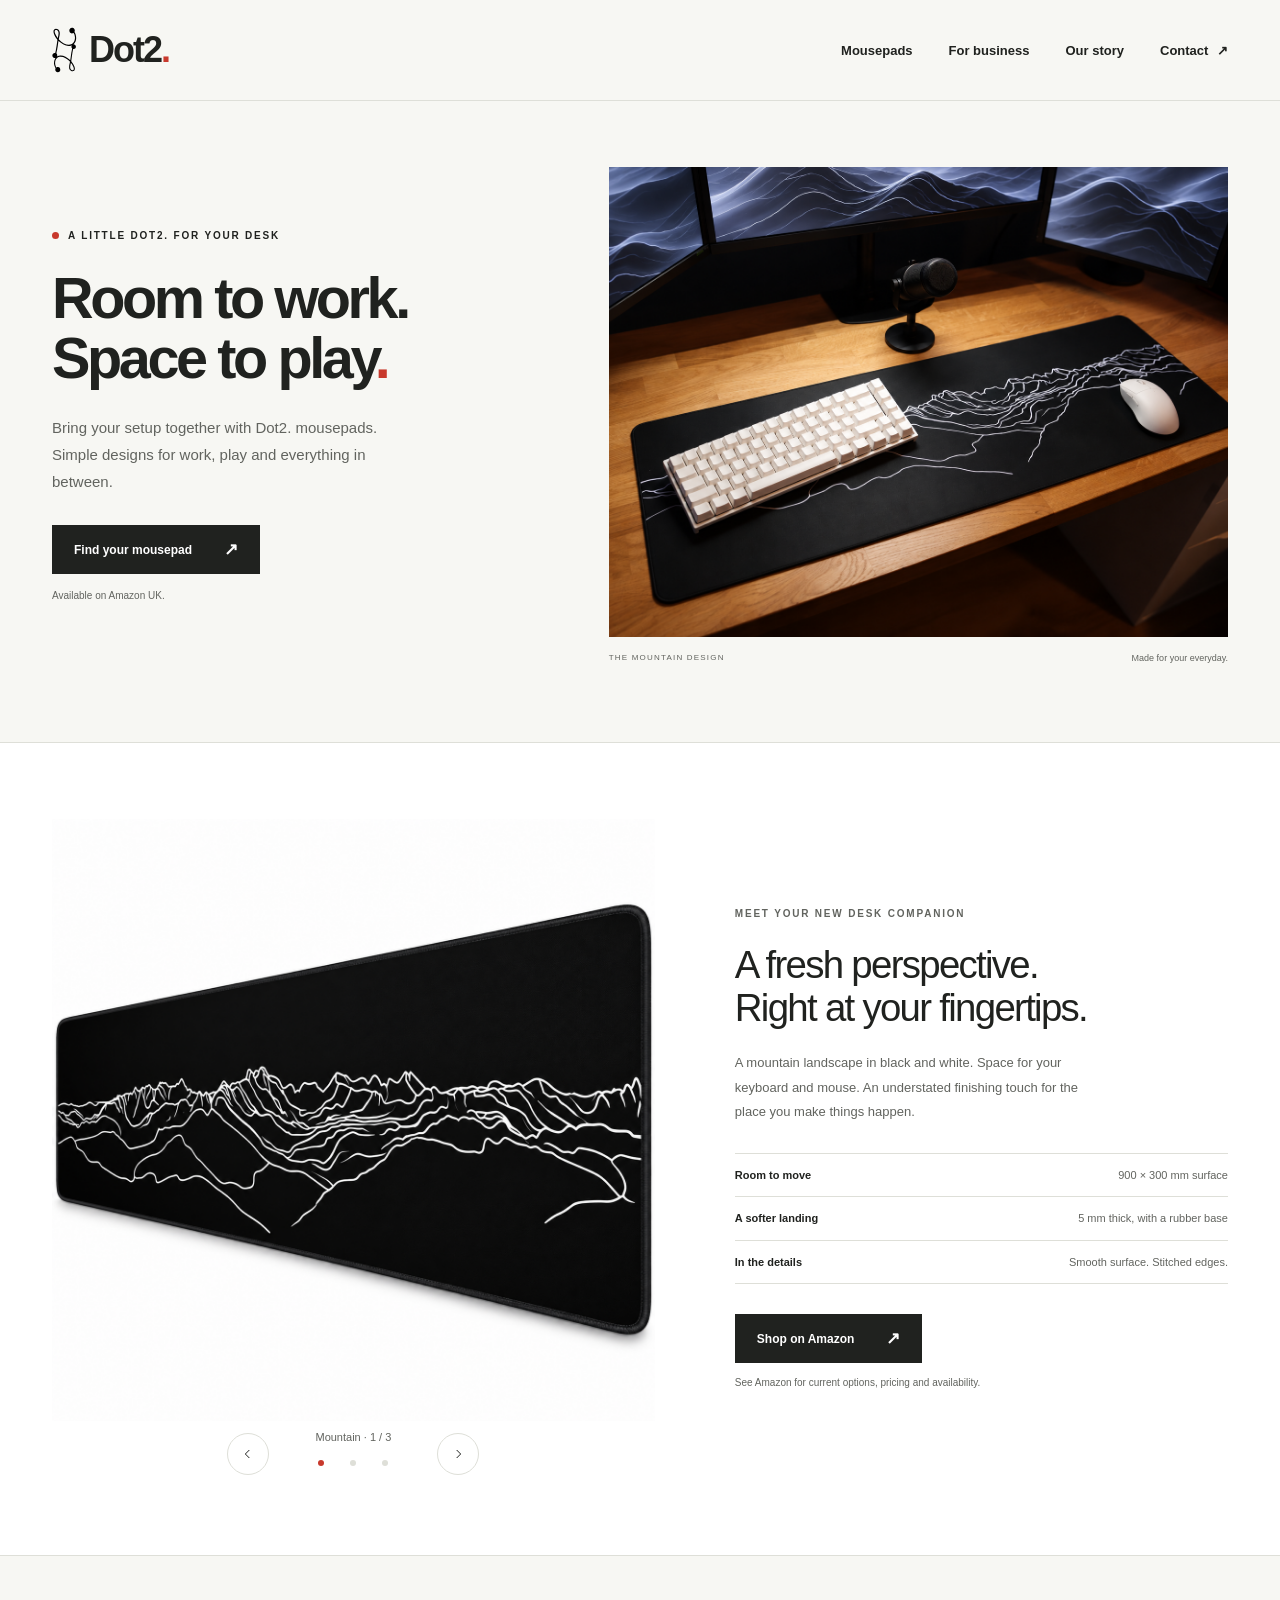
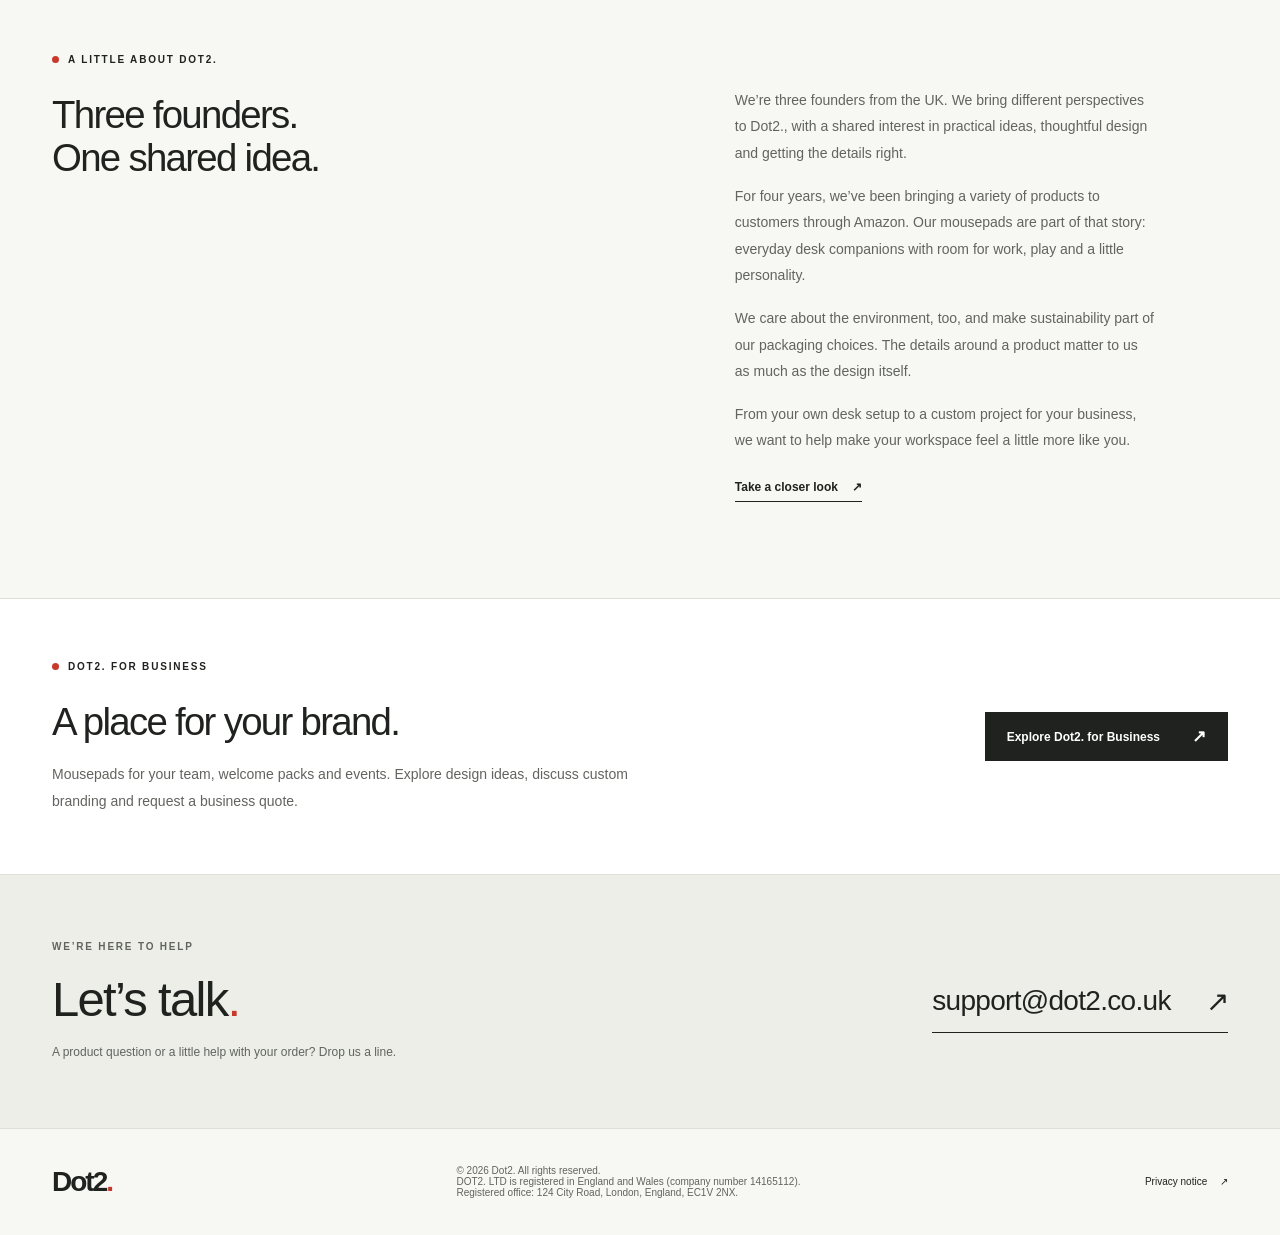
<file: index.html>
<!doctype html>
<html lang="en-GB">
  <head>
    <meta charset="utf-8">
    <meta name="viewport" content="width=device-width, initial-scale=1">
    <meta name="description" content="Meet Dot2. Mousepads for work, play and everything in between. Explore our Mountain, Pink Cat and Greek God designs on Amazon UK.">
    <meta name="theme-color" content="#f7f7f3">
    <title>Dot2. — Room to work. Space to play.</title>
    <link rel="icon" href="assets/brand-mark.svg" type="image/svg+xml">
    <link rel="stylesheet" href="styles.css">
    <script src="carousel.js" defer></script>
  </head>
  <body>
    <a class="skip-link" href="#main">Skip to content</a>
    <header class="site-header">
      <div class="container header-inner">
        <a class="brand" href="./" aria-label="Dot2. home">
          <img src="assets/brand-mark.svg" alt="" width="25" height="46">
          <span>Dot2<span class="brand-dot">.</span></span>
        </a>
        <nav class="main-nav" aria-label="Main navigation">
          <a href="#mousepads">Mousepads</a>
          <a href="business.html">For business</a>
          <a href="#about">Our story</a>
          <a href="#contact">Contact <span aria-hidden="true">↗</span></a>
        </nav>
      </div>
    </header>

    <main id="main">
      <section class="hero container" aria-labelledby="hero-title">
        <div class="hero-copy">
          <p class="eyebrow"><span class="little-dot" aria-hidden="true"></span> A LITTLE DOT2. FOR YOUR DESK</p>
          <h1 id="hero-title">Room to work.<br>Space to play<span class="brand-dot">.</span></h1>
          <p class="hero-description">Bring your setup together with Dot2. mousepads. Simple designs for work, play and everything in between.</p>
          <a class="button button-dark" href="#mousepads">Find your mousepad <span aria-hidden="true">↗</span></a>
          <p class="hero-note">Available on Amazon UK.</p>
        </div>
        <figure class="hero-image">
          <img src="assets/mountain-lifestyle.png" alt="Dot2. black Mountain mousepad with white mountain line art on a wooden desk beneath a white keyboard and mouse." width="1536" height="1024" fetchpriority="high">
          <figcaption><span>THE MOUNTAIN DESIGN</span><span>Made for your everyday.</span></figcaption>
        </figure>
      </section>

      <section class="product-section" id="mousepads" aria-labelledby="product-title" data-product-carousel>
        <div class="container product-grid">
          <div class="product-image">
            <img src="assets/mountain-mousepad.png" alt="Angled view of the Dot2. Mountain mousepad, showing its black surface, white mountain line design and stitched edges." width="1254" height="1254" loading="lazy" data-product-image>
            <div class="carousel-controls" role="group" aria-label="Choose a mousepad design" data-product-controls hidden>
              <button class="carousel-arrow" type="button" aria-label="Previous mousepad design" data-carousel-previous>
                <svg width="16" height="16" viewBox="0 0 24 24" fill="none" stroke="currentColor" stroke-width="1.5" aria-hidden="true"><path d="m14 6-6 6 6 6"/></svg>
              </button>
              <div class="carousel-position">
                <p class="carousel-status" aria-live="polite" aria-atomic="true" data-product-status>Mountain · 1 / 3</p>
                <div class="carousel-dots" role="group" aria-label="Mousepad designs">
                  <button type="button" aria-label="Show Mountain design" aria-pressed="true" data-carousel-dot data-index="0"></button>
                  <button type="button" aria-label="Show Pink Cat design" aria-pressed="false" data-carousel-dot data-index="1"></button>
                  <button type="button" aria-label="Show Greek God design" aria-pressed="false" data-carousel-dot data-index="2"></button>
                </div>
              </div>
              <button class="carousel-arrow" type="button" aria-label="Next mousepad design" data-carousel-next>
                <svg width="16" height="16" viewBox="0 0 24 24" fill="none" stroke="currentColor" stroke-width="1.5" aria-hidden="true"><path d="m10 6 6 6-6 6"/></svg>
              </button>
            </div>
          </div>
          <div class="product-copy">
            <p class="eyebrow">MEET YOUR NEW DESK COMPANION</p>
            <h2 id="product-title">A fresh perspective.<br>Right at your fingertips.</h2>
            <p data-product-description>A mountain landscape in black and white. Space for your keyboard and mouse. An understated finishing touch for the place you make things happen.</p>
            <dl class="product-details">
              <div><dt>Room to move</dt><dd>900 × 300 mm surface</dd></div>
              <div><dt>A softer landing</dt><dd>5 mm thick, with a rubber base</dd></div>
              <div><dt>In the details</dt><dd>Smooth surface. Stitched edges.</dd></div>
            </dl>
            <a class="button button-dark" href="https://www.amazon.co.uk/dp/B0HB7JHK9S" aria-label="Shop the Mountain mousepad on Amazon" data-product-link>Shop on Amazon <span aria-hidden="true">↗</span></a>
            <p class="product-note">See Amazon for current options, pricing and availability.</p>
          </div>
        </div>
      </section>

      <section class="about-section container" id="about" aria-labelledby="about-title">
        <div>
          <p class="eyebrow"><span class="little-dot" aria-hidden="true"></span> A LITTLE ABOUT DOT2.</p>
          <h2 id="about-title">Three founders.<br>One shared idea.</h2>
        </div>
        <div class="about-copy">
          <p>We’re three founders from the UK. We bring different perspectives to Dot2., with a shared interest in practical ideas, thoughtful design and getting the details right.</p>
          <p>For four years, we’ve been bringing a variety of products to customers through Amazon. Our mousepads are part of that story: everyday desk companions with room for work, play and a little personality.</p>
          <p>We care about the environment, too, and make sustainability part of our packaging choices. The details around a product matter to us as much as the design itself.</p>
          <p>From your own desk setup to a custom project for your business, we want to help make your workspace feel a little more like you.</p>
          <a class="text-link" href="#mousepads">Take a closer look <span aria-hidden="true">↗</span></a>
        </div>
      </section>

      <section class="business-teaser" aria-labelledby="business-teaser-title">
        <div class="container business-teaser-inner">
          <div><p class="eyebrow"><span class="little-dot" aria-hidden="true"></span> DOT2. FOR BUSINESS</p><h2 id="business-teaser-title">A place for your brand.</h2><p>Mousepads for your team, welcome packs and events. Explore design ideas, discuss custom branding and request a business quote.</p></div>
          <a class="button button-dark" href="business.html">Explore Dot2. for Business <span aria-hidden="true">↗</span></a>
        </div>
      </section>

      <section class="contact-section" id="contact" aria-labelledby="contact-title">
        <div class="container contact-inner">
          <div>
            <p class="eyebrow">WE’RE HERE TO HELP</p>
            <h2 id="contact-title">Let’s talk<span class="brand-dot">.</span></h2>
            <p>A product question or a little help with your order? Drop us a line.</p>
          </div>
          <a class="contact-email" href="mailto:support@dot2.co.uk">support@dot2.co.uk <span aria-hidden="true">↗</span></a>
        </div>
      </section>
    </main>

    <footer class="site-footer">
      <div class="container footer-inner">
        <a class="brand footer-brand" href="./" aria-label="Dot2. home"><span>Dot2<span class="brand-dot">.</span></span></a>
        <p>© 2026 Dot2. All rights reserved.<br>DOT2. LTD is registered in England and Wales (company number 14165112).<br>Registered office: 124 City Road, London, England, EC1V 2NX.</p>
        <a href="privacy.html">Privacy notice <span aria-hidden="true">↗</span></a>
      </div>
    </footer>
  </body>
</html>
</file>
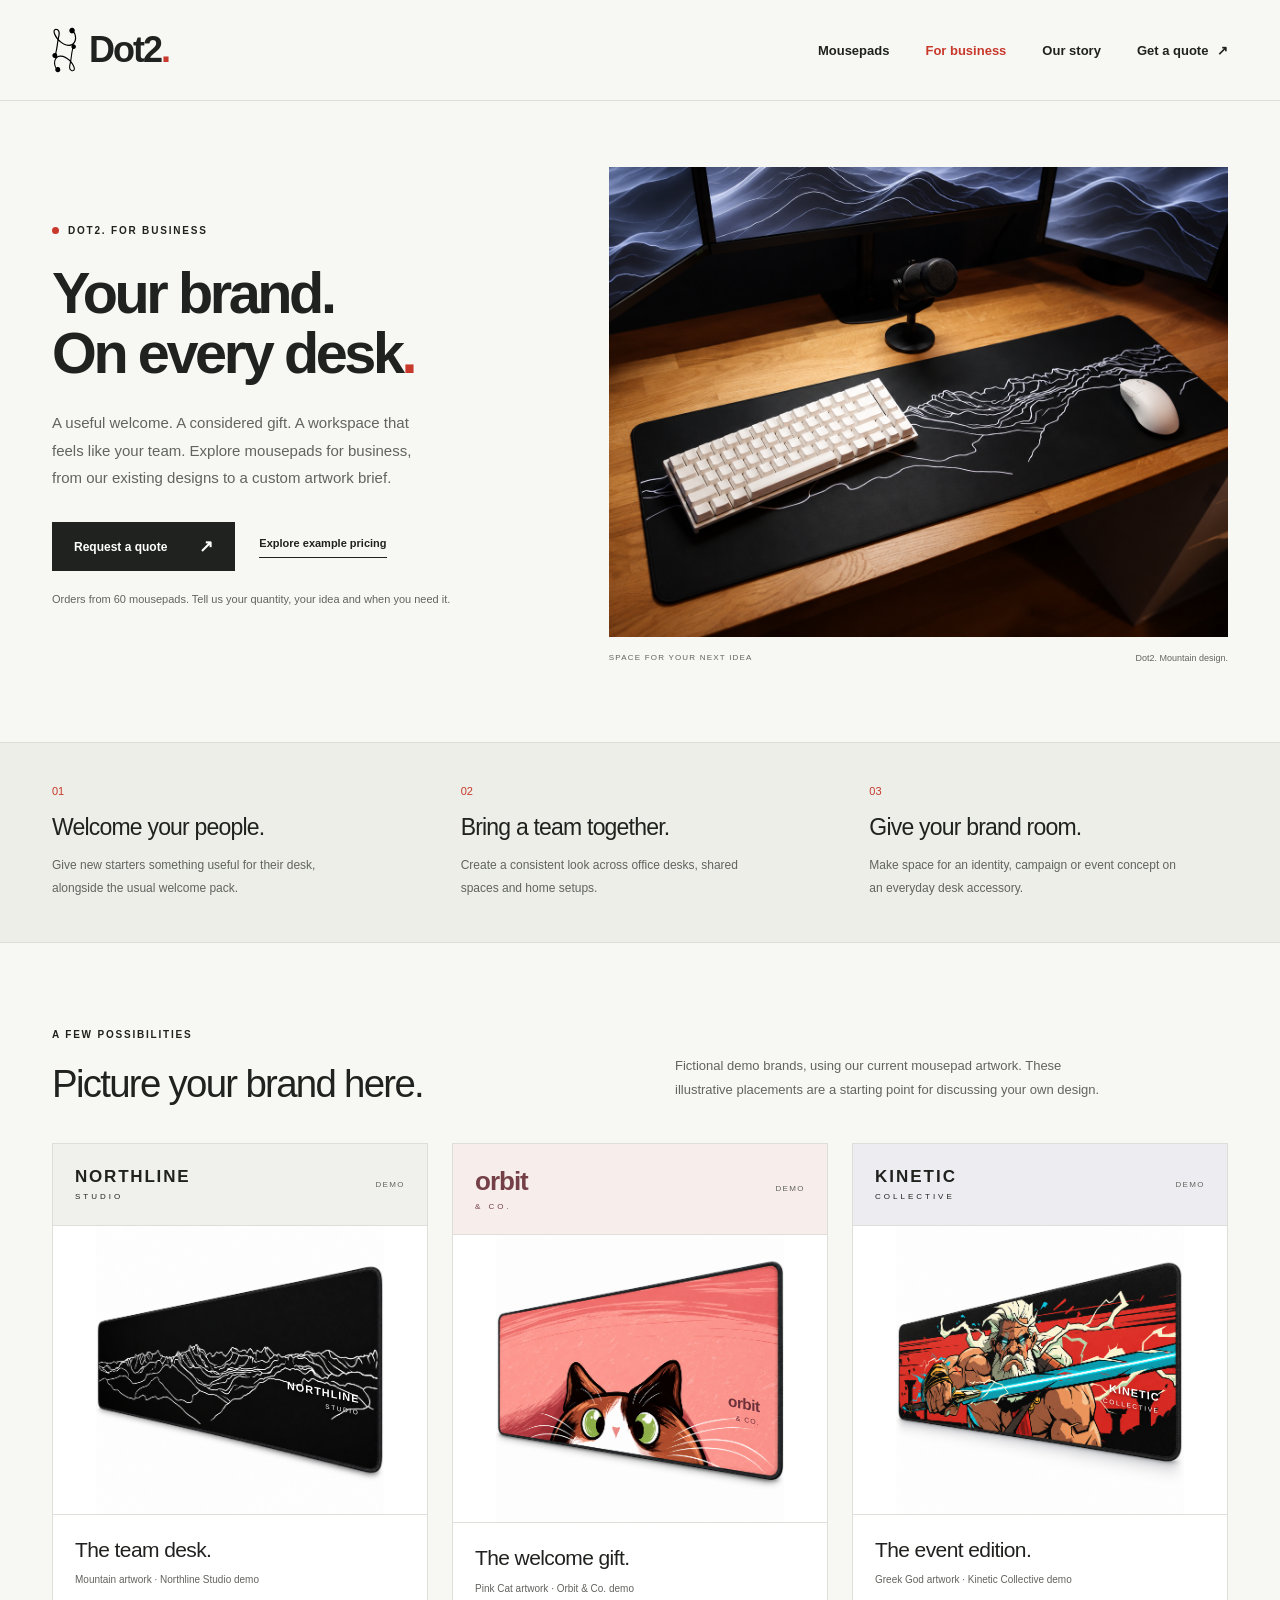
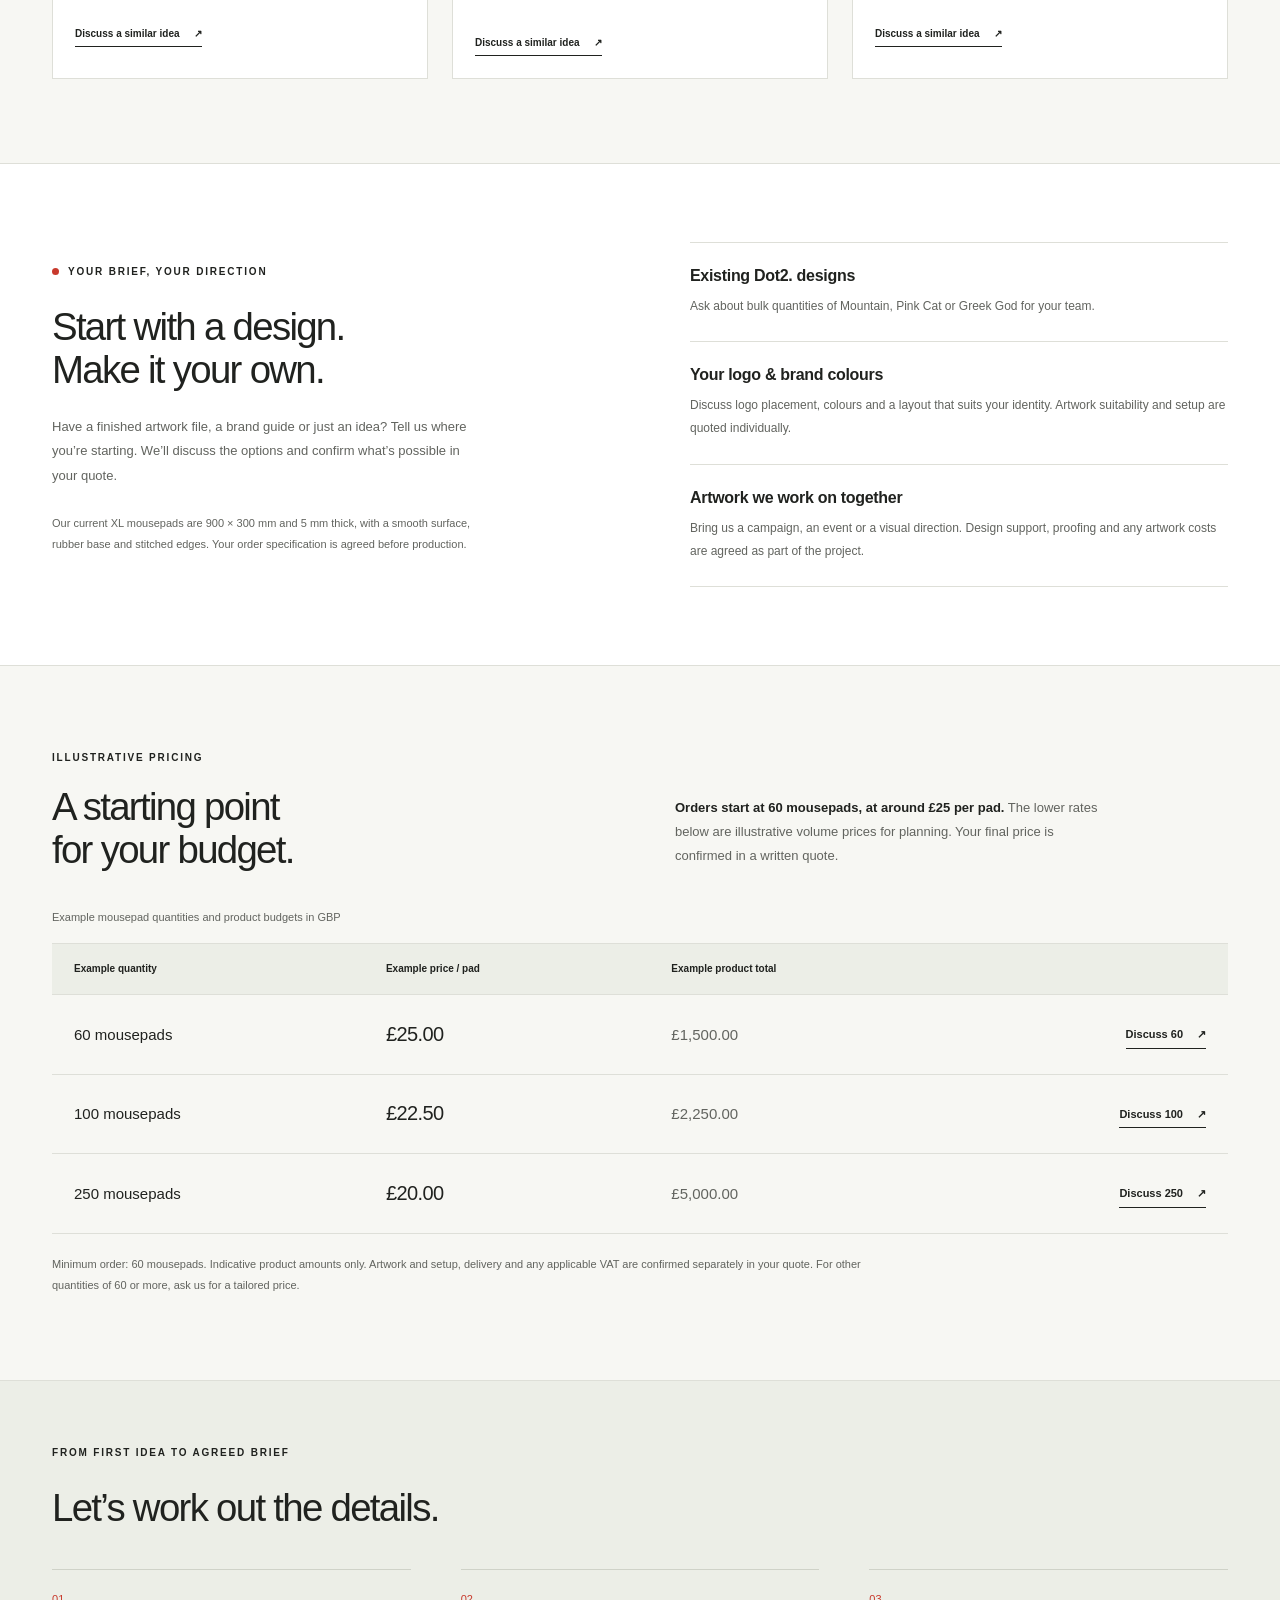
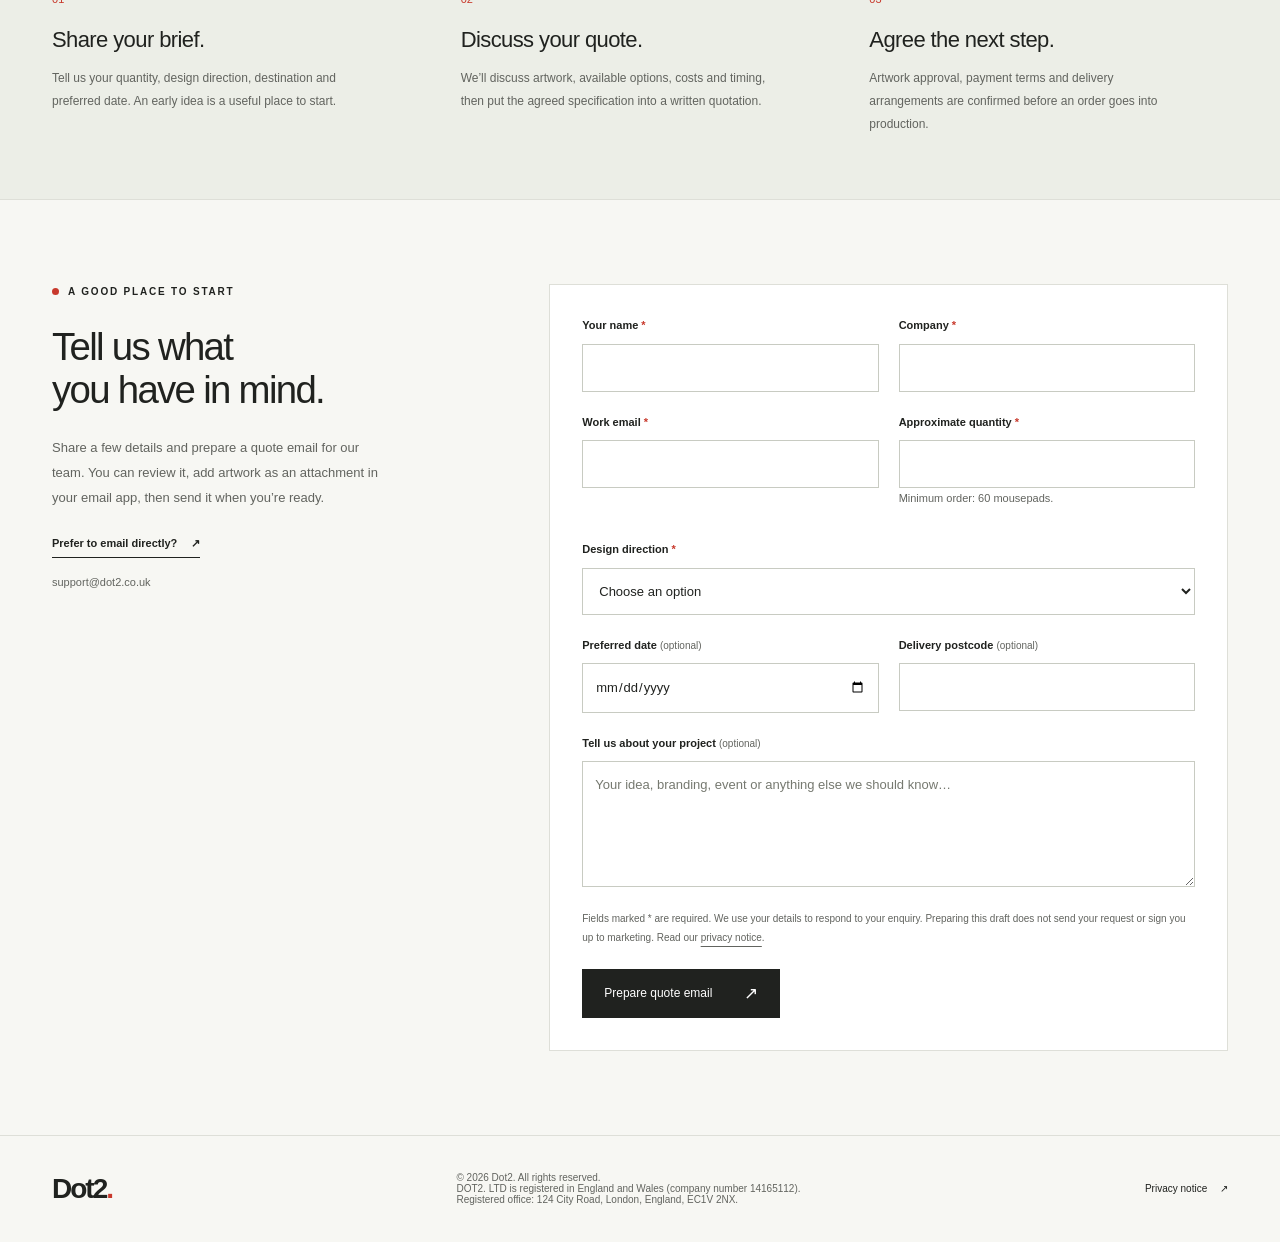
<file: business.html>
<!doctype html>
<html lang="en-GB">
  <head>
    <meta charset="utf-8">
    <meta name="viewport" content="width=device-width, initial-scale=1">
    <meta name="description" content="Dot2. for Business. Explore mousepads for teams, corporate gifts and events, discuss custom branding, and request a quote for your business.">
    <meta name="theme-color" content="#f7f7f3">
    <title>Dot2. for Business — Your brand. On every desk.</title>
    <link rel="icon" href="assets/brand-mark.svg" type="image/svg+xml">
    <link rel="stylesheet" href="styles.css">
    <link rel="stylesheet" href="business.css">
    <script src="quote.js" defer></script>
  </head>
  <body class="business-page">
    <a class="skip-link" href="#main">Skip to content</a>
    <header class="site-header">
      <div class="container header-inner">
        <a class="brand" href="./" aria-label="Dot2. home">
          <img src="assets/brand-mark.svg" alt="" width="25" height="46">
          <span>Dot2<span class="brand-dot">.</span></span>
        </a>
        <nav class="main-nav" aria-label="Main navigation">
          <a href="./#mousepads">Mousepads</a>
          <a href="business.html" aria-current="page">For business</a>
          <a href="./#about">Our story</a>
          <a href="#quote">Get a quote <span aria-hidden="true">↗</span></a>
        </nav>
      </div>
    </header>

    <main id="main">
      <section class="container b2b-hero" aria-labelledby="business-title">
        <div class="b2b-hero-copy">
          <p class="eyebrow"><span class="little-dot" aria-hidden="true"></span> DOT2. FOR BUSINESS</p>
          <h1 id="business-title">Your brand.<br>On every desk<span class="brand-dot">.</span></h1>
          <p class="b2b-lead">A useful welcome. A considered gift. A workspace that feels like your team. Explore mousepads for business, from our existing designs to a custom artwork brief.</p>
          <div class="b2b-actions">
            <a class="button button-dark" href="#quote">Request a quote <span aria-hidden="true">↗</span></a>
            <a class="text-link" href="#pricing">Explore example pricing</a>
          </div>
          <p class="b2b-small">Orders from 60 mousepads. Tell us your quantity, your idea and when you need it.</p>
        </div>
        <figure class="b2b-hero-image">
          <img src="assets/mountain-lifestyle.png" alt="Dot2. Mountain mousepad creating a coordinated workspace with a white keyboard and mouse on a wooden desk." width="1536" height="1024" fetchpriority="high">
          <figcaption><span>SPACE FOR YOUR NEXT IDEA</span><span>Dot2. Mountain design.</span></figcaption>
        </figure>
      </section>

      <section class="b2b-benefits-band" aria-label="Mousepads for your business">
        <div class="container b2b-benefits">
          <div><span class="b2b-number">01</span><h2>Welcome your people.</h2><p>Give new starters something useful for their desk, alongside the usual welcome pack.</p></div>
          <div><span class="b2b-number">02</span><h2>Bring a team together.</h2><p>Create a consistent look across office desks, shared spaces and home setups.</p></div>
          <div><span class="b2b-number">03</span><h2>Give your brand room.</h2><p>Make space for an identity, campaign or event concept on an everyday desk accessory.</p></div>
        </div>
      </section>

      <section class="container b2b-section" id="ideas" aria-labelledby="ideas-title">
        <div class="b2b-section-heading">
          <div><p class="eyebrow">A FEW POSSIBILITIES</p><h2 id="ideas-title">Picture your brand here.</h2></div>
          <p>Fictional demo brands, using our current mousepad artwork. These illustrative placements are a starting point for discussing your own design.</p>
        </div>
        <div class="b2b-concepts">
          <figure class="b2b-concept concept-northline">
            <div class="concept-heading"><span class="concept-wordmark">NORTHLINE <small>STUDIO</small></span><span class="concept-demo">DEMO</span></div>
            <div class="concept-stage">
              <img src="assets/mountain-mousepad.png" alt="Illustrative Northline Studio brand concept over the existing Dot2. Mountain mousepad." width="1254" height="1254" loading="lazy">
              <span class="concept-brand" aria-hidden="true">NORTHLINE<small>STUDIO</small></span>
            </div>
            <figcaption><h3>The team desk.</h3><p>Mountain artwork · Northline Studio demo</p><a class="text-link" href="#quote" data-quote-preset data-design="Custom artwork">Discuss a similar idea <span aria-hidden="true">↗</span></a></figcaption>
          </figure>
          <figure class="b2b-concept concept-orbit">
            <div class="concept-heading"><span class="concept-wordmark">orbit <small>&amp; CO.</small></span><span class="concept-demo">DEMO</span></div>
            <div class="concept-stage">
              <img src="assets/pink-cat-mousepad.png" alt="Illustrative Orbit and Co. brand concept over the existing Dot2. Pink Cat mousepad." width="1254" height="1254" loading="lazy">
              <span class="concept-brand" aria-hidden="true">orbit<small>&amp; CO.</small></span>
            </div>
            <figcaption><h3>The welcome gift.</h3><p>Pink Cat artwork · Orbit &amp; Co. demo</p><a class="text-link" href="#quote" data-quote-preset data-design="Custom artwork">Discuss a similar idea <span aria-hidden="true">↗</span></a></figcaption>
          </figure>
          <figure class="b2b-concept concept-kinetic">
            <div class="concept-heading"><span class="concept-wordmark">KINETIC <small>COLLECTIVE</small></span><span class="concept-demo">DEMO</span></div>
            <div class="concept-stage">
              <img src="assets/greek-god-mousepad.png" alt="Illustrative Kinetic Collective brand concept over the existing Dot2. Greek God mousepad." width="1254" height="1254" loading="lazy">
              <span class="concept-brand" aria-hidden="true">KINETIC<small>COLLECTIVE</small></span>
            </div>
            <figcaption><h3>The event edition.</h3><p>Greek God artwork · Kinetic Collective demo</p><a class="text-link" href="#quote" data-quote-preset data-design="Custom artwork">Discuss a similar idea <span aria-hidden="true">↗</span></a></figcaption>
          </figure>
        </div>
      </section>

      <section class="b2b-options-band" aria-labelledby="options-title">
        <div class="container b2b-options">
          <div><p class="eyebrow"><span class="little-dot" aria-hidden="true"></span> YOUR BRIEF, YOUR DIRECTION</p><h2 id="options-title">Start with a design.<br>Make it your own.</h2><p>Have a finished artwork file, a brand guide or just an idea? Tell us where you’re starting. We’ll discuss the options and confirm what’s possible in your quote.</p><p class="b2b-small">Our current XL mousepads are 900 × 300 mm and 5 mm thick, with a smooth surface, rubber base and stitched edges. Your order specification is agreed before production.</p></div>
          <dl class="b2b-option-list">
            <div><dt>Existing Dot2. designs</dt><dd>Ask about bulk quantities of Mountain, Pink Cat or Greek God for your team.</dd></div>
            <div><dt>Your logo &amp; brand colours</dt><dd>Discuss logo placement, colours and a layout that suits your identity. Artwork suitability and setup are quoted individually.</dd></div>
            <div><dt>Artwork we work on together</dt><dd>Bring us a campaign, an event or a visual direction. Design support, proofing and any artwork costs are agreed as part of the project.</dd></div>
          </dl>
        </div>
      </section>

      <section class="container b2b-section" id="pricing" aria-labelledby="pricing-title">
        <div class="b2b-section-heading">
          <div><p class="eyebrow">ILLUSTRATIVE PRICING</p><h2 id="pricing-title">A starting point<br>for your budget.</h2></div>
          <p><strong>Orders start at 60 mousepads, at around £25 per pad.</strong> The lower rates below are illustrative volume prices for planning. Your final price is confirmed in a written quote.</p>
        </div>
        <div class="b2b-price-table-wrap">
          <table class="b2b-price-table">
            <caption>Example mousepad quantities and product budgets in GBP</caption>
            <thead><tr><th scope="col">Example quantity</th><th scope="col">Example price / pad</th><th scope="col">Example product total</th><th scope="col"><span class="visually-hidden">Start an enquiry</span></th></tr></thead>
            <tbody>
              <tr><th scope="row">60 mousepads</th><td>£25.00</td><td>£1,500.00</td><td><a class="text-link" href="#quote" data-quote-preset data-quantity="60">Discuss 60 <span aria-hidden="true">↗</span></a></td></tr>
              <tr><th scope="row">100 mousepads</th><td>£22.50</td><td>£2,250.00</td><td><a class="text-link" href="#quote" data-quote-preset data-quantity="100">Discuss 100 <span aria-hidden="true">↗</span></a></td></tr>
              <tr><th scope="row">250 mousepads</th><td>£20.00</td><td>£5,000.00</td><td><a class="text-link" href="#quote" data-quote-preset data-quantity="250">Discuss 250 <span aria-hidden="true">↗</span></a></td></tr>
            </tbody>
          </table>
        </div>
        <p class="b2b-pricing-note">Minimum order: 60 mousepads. Indicative product amounts only. Artwork and setup, delivery and any applicable VAT are confirmed separately in your quote. For other quantities of 60 or more, ask us for a tailored price.</p>
      </section>

      <section class="b2b-process-band" aria-labelledby="process-title">
        <div class="container b2b-section">
          <p class="eyebrow">FROM FIRST IDEA TO AGREED BRIEF</p><h2 id="process-title">Let’s work out the details.</h2>
          <ol class="b2b-process">
            <li><h3>Share your brief.</h3><p>Tell us your quantity, design direction, destination and preferred date. An early idea is a useful place to start.</p></li>
            <li><h3>Discuss your quote.</h3><p>We’ll discuss artwork, available options, costs and timing, then put the agreed specification into a written quotation.</p></li>
            <li><h3>Agree the next step.</h3><p>Artwork approval, payment terms and delivery arrangements are confirmed before an order goes into production.</p></li>
          </ol>
        </div>
      </section>

      <section class="container b2b-section b2b-quote" id="quote" aria-labelledby="quote-title">
        <div class="b2b-quote-intro">
          <p class="eyebrow"><span class="little-dot" aria-hidden="true"></span> A GOOD PLACE TO START</p>
          <h2 id="quote-title">Tell us what<br>you have in mind.</h2>
          <p>Share a few details and prepare a quote email for our team. You can review it, add artwork as an attachment in your email app, then send it when you’re ready.</p>
          <a class="text-link" href="mailto:support@dot2.co.uk?subject=Dot2.%20for%20Business%20quote">Prefer to email directly? <span aria-hidden="true">↗</span></a>
          <p class="b2b-small">support@dot2.co.uk</p>
        </div>
        <div class="b2b-quote-panel">
          <form class="quote-form" data-quote-form>
            <div class="quote-fields">
              <div class="quote-field"><label for="quote-name">Your name <span aria-hidden="true">*</span></label><input id="quote-name" name="contactName" autocomplete="name" required maxlength="100"></div>
              <div class="quote-field"><label for="quote-company">Company <span aria-hidden="true">*</span></label><input id="quote-company" name="company" autocomplete="organization" required maxlength="100"></div>
              <div class="quote-field"><label for="quote-email">Work email <span aria-hidden="true">*</span></label><input id="quote-email" name="email" type="email" autocomplete="email" required maxlength="254"></div>
              <div class="quote-field"><label for="quote-quantity">Approximate quantity <span aria-hidden="true">*</span></label><input id="quote-quantity" name="quantity" type="number" inputmode="numeric" min="60" max="100000" step="1" aria-describedby="quote-minimum" required><p class="b2b-small" id="quote-minimum">Minimum order: 60 mousepads.</p></div>
              <div class="quote-field quote-field-wide"><label for="quote-design">Design direction <span aria-hidden="true">*</span></label><select id="quote-design" name="design" required><option value="">Choose an option</option><option>Mountain</option><option>Pink Cat</option><option>Greek God</option><option>Logo &amp; brand colours</option><option>Custom artwork</option><option>Help me decide</option></select></div>
              <div class="quote-field"><label for="quote-date">Preferred date <span class="quote-optional">(optional)</span></label><input id="quote-date" name="date" type="date"></div>
              <div class="quote-field"><label for="quote-postcode">Delivery postcode <span class="quote-optional">(optional)</span></label><input id="quote-postcode" name="postcode" autocomplete="postal-code" maxlength="20"></div>
              <div class="quote-field quote-field-wide"><label for="quote-details">Tell us about your project <span class="quote-optional">(optional)</span></label><textarea id="quote-details" name="details" rows="5" maxlength="1500" placeholder="Your idea, branding, event or anything else we should know…"></textarea></div>
            </div>
            <p class="quote-privacy">Fields marked * are required. We use your details to respond to your enquiry. Preparing this draft does not send your request or sign you up to marketing. Read our <a href="privacy.html">privacy notice</a>.</p>
            <button class="button button-dark" type="submit" disabled>Prepare quote email <span aria-hidden="true">↗</span></button>
            <noscript><p class="b2b-small">Email <a href="mailto:support@dot2.co.uk?subject=Dot2.%20for%20Business%20quote">support@dot2.co.uk</a> with your company, quantity (60 mousepads or more) and design ideas to request a quote.</p></noscript>
          </form>
          <section class="quote-result" aria-labelledby="quote-result-title" data-quote-result hidden>
            <h3 id="quote-result-title" tabindex="-1" data-quote-result-title>Your quote email is ready.</h3>
            <p>Open the draft in your email app, add any artwork and send it to complete your request. You can also copy the details into an email to support@dot2.co.uk.</p>
            <label class="visually-hidden" for="quote-summary">Your enquiry details</label>
            <textarea id="quote-summary" class="quote-summary" rows="12" readonly data-quote-summary></textarea>
            <div class="b2b-actions"><a class="button button-dark" href="mailto:support@dot2.co.uk" data-quote-email>Open email draft <span aria-hidden="true">↗</span></a><button class="quote-copy-button" type="button" data-copy-quote>Copy enquiry details</button></div>
          </section>
          <p class="quote-status" role="status" aria-live="polite" data-quote-status></p>
        </div>
      </section>
    </main>

    <footer class="site-footer">
      <div class="container footer-inner">
        <a class="brand footer-brand" href="./" aria-label="Dot2. home"><span>Dot2<span class="brand-dot">.</span></span></a>
        <p>© 2026 Dot2. All rights reserved.<br>DOT2. LTD is registered in England and Wales (company number 14165112).<br>Registered office: 124 City Road, London, England, EC1V 2NX.</p>
        <a href="privacy.html">Privacy notice <span aria-hidden="true">↗</span></a>
      </div>
    </footer>
  </body>
</html>
</file>
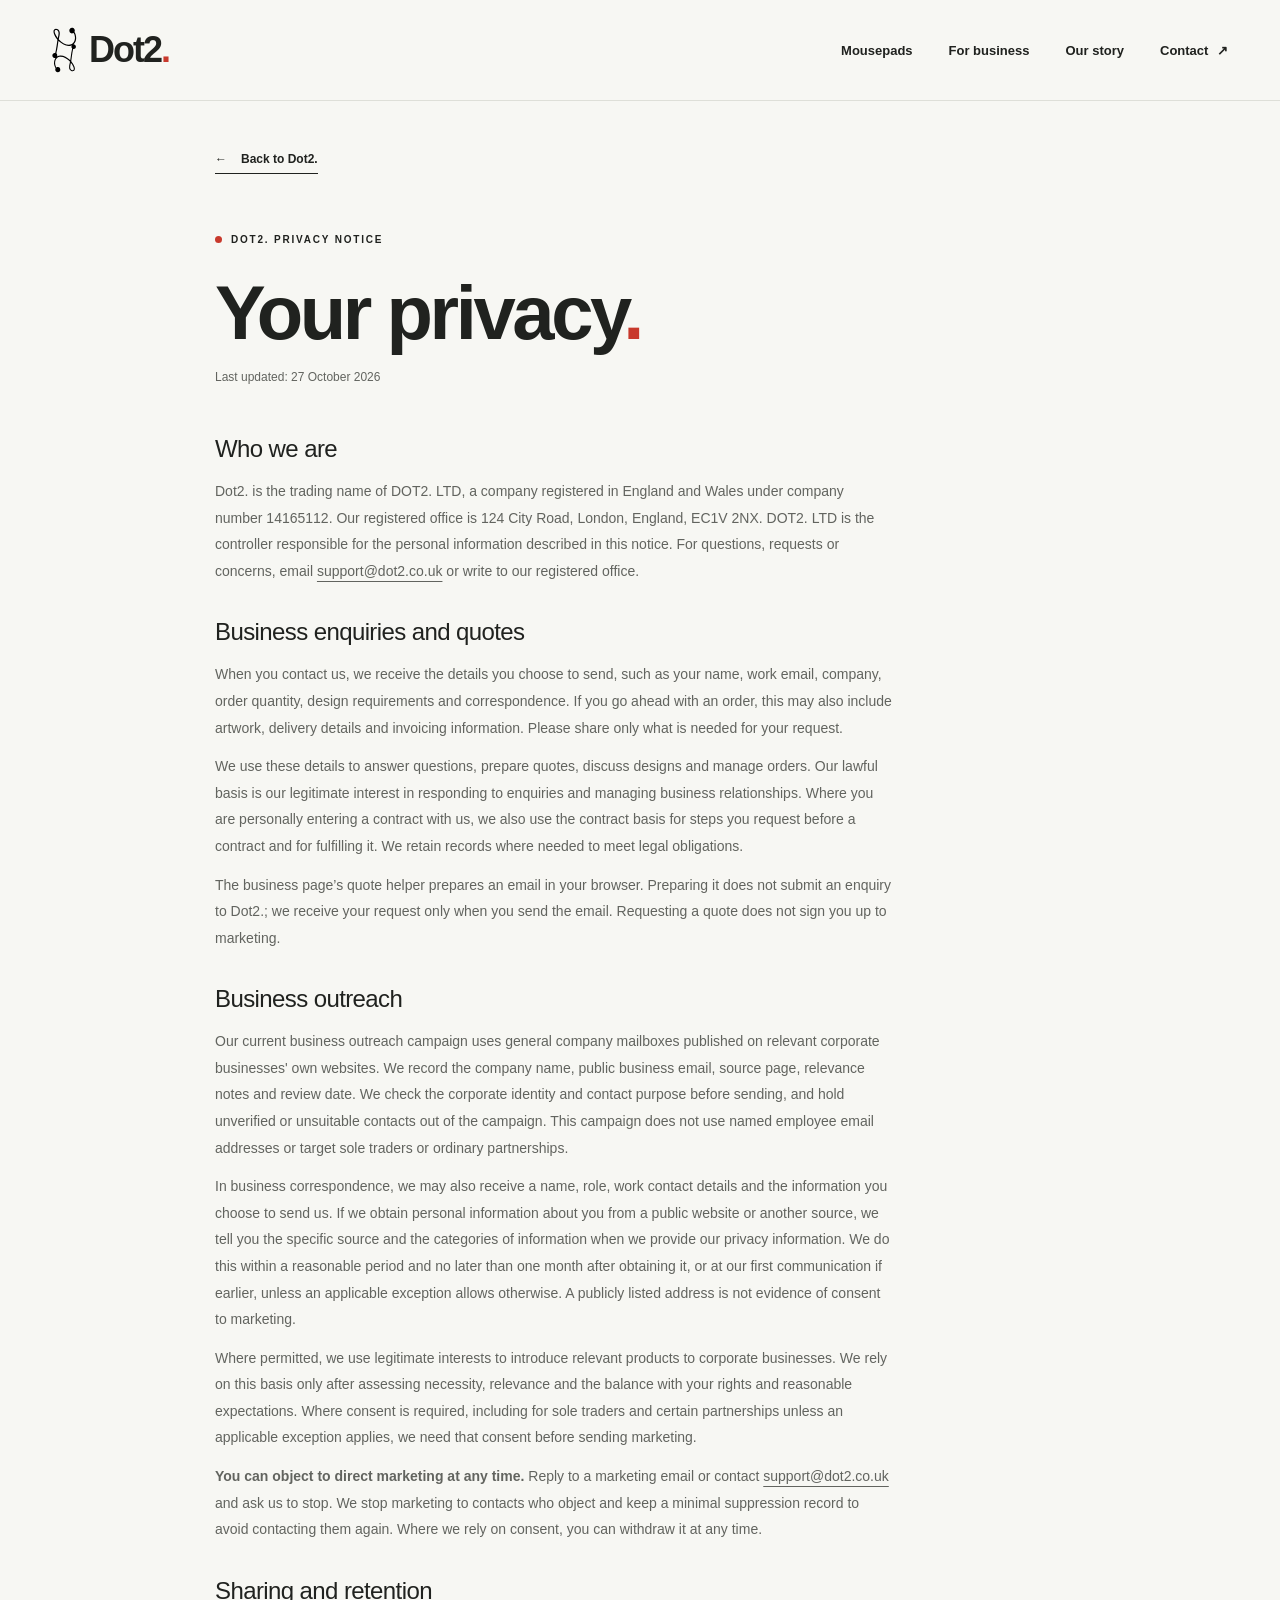
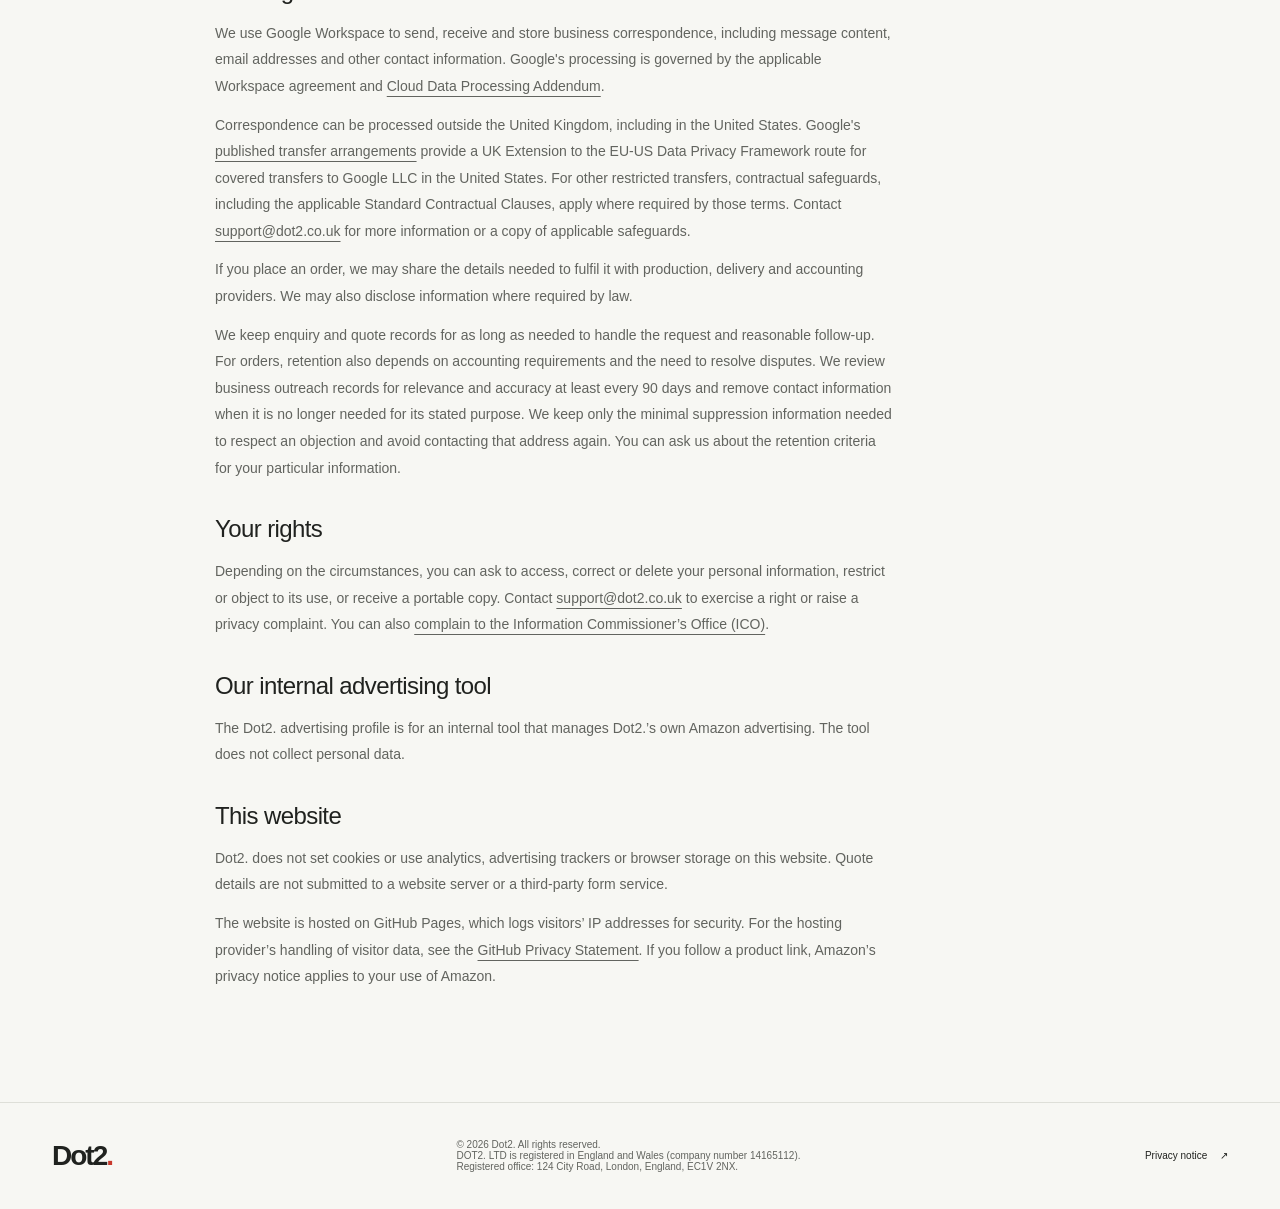
<file: privacy.html>
<!doctype html>
<html lang="en-GB">
  <head>
    <meta charset="utf-8">
    <meta name="viewport" content="width=device-width, initial-scale=1">
    <meta name="description" content="How Dot2. handles website visits, business enquiries, quotes and business marketing, plus our internal advertising tool privacy notice.">
    <meta name="theme-color" content="#f7f7f3">
    <title>Privacy notice — Dot2.</title>
    <link rel="icon" href="assets/brand-mark.svg" type="image/svg+xml">
    <link rel="stylesheet" href="styles.css">
  </head>
  <body>
    <a class="skip-link" href="#main">Skip to content</a>
    <header class="site-header">
      <div class="container header-inner">
        <a class="brand" href="./" aria-label="Dot2. home">
          <img src="assets/brand-mark.svg" alt="" width="25" height="46">
          <span>Dot2<span class="brand-dot">.</span></span>
        </a>
        <nav class="main-nav" aria-label="Main navigation">
          <a href="./#mousepads">Mousepads</a>
          <a href="business.html">For business</a>
          <a href="./#about">Our story</a>
          <a href="./#contact">Contact <span aria-hidden="true">↗</span></a>
        </nav>
      </div>
    </header>

    <main id="main" class="privacy-main container">
      <a class="text-link back-link" href="./"><span aria-hidden="true">←</span> Back to Dot2.</a>
      <p class="eyebrow"><span class="little-dot" aria-hidden="true"></span> DOT2. PRIVACY NOTICE</p>
      <h1>Your privacy<span class="brand-dot">.</span></h1>
      <p class="privacy-date">Last updated: 27 October 2026</p>
      <div class="privacy-content">
        <section aria-labelledby="privacy-about-title">
          <h2 id="privacy-about-title">Who we are</h2>
          <p>Dot2. is the trading name of DOT2. LTD, a company registered in England and Wales under company number 14165112. Our registered office is 124 City Road, London, England, EC1V 2NX. DOT2. LTD is the controller responsible for the personal information described in this notice. For questions, requests or concerns, email <a href="mailto:support@dot2.co.uk">support@dot2.co.uk</a> or write to our registered office.</p>
        </section>
        <section aria-labelledby="enquiries-title">
          <h2 id="enquiries-title">Business enquiries and quotes</h2>
          <p>When you contact us, we receive the details you choose to send, such as your name, work email, company, order quantity, design requirements and correspondence. If you go ahead with an order, this may also include artwork, delivery details and invoicing information. Please share only what is needed for your request.</p>
          <p>We use these details to answer questions, prepare quotes, discuss designs and manage orders. Our lawful basis is our legitimate interest in responding to enquiries and managing business relationships. Where you are personally entering a contract with us, we also use the contract basis for steps you request before a contract and for fulfilling it. We retain records where needed to meet legal obligations.</p>
          <p>The business page’s quote helper prepares an email in your browser. Preparing it does not submit an enquiry to Dot2.; we receive your request only when you send the email. Requesting a quote does not sign you up to marketing.</p>
        </section>
        <section aria-labelledby="marketing-title">
          <h2 id="marketing-title">Business outreach</h2>
          <p>Our current business outreach campaign uses general company mailboxes published on relevant corporate businesses' own websites. We record the company name, public business email, source page, relevance notes and review date. We check the corporate identity and contact purpose before sending, and hold unverified or unsuitable contacts out of the campaign. This campaign does not use named employee email addresses or target sole traders or ordinary partnerships.</p>
          <p>In business correspondence, we may also receive a name, role, work contact details and the information you choose to send us. If we obtain personal information about you from a public website or another source, we tell you the specific source and the categories of information when we provide our privacy information. We do this within a reasonable period and no later than one month after obtaining it, or at our first communication if earlier, unless an applicable exception allows otherwise. A publicly listed address is not evidence of consent to marketing.</p>
          <p>Where permitted, we use legitimate interests to introduce relevant products to corporate businesses. We rely on this basis only after assessing necessity, relevance and the balance with your rights and reasonable expectations. Where consent is required, including for sole traders and certain partnerships unless an applicable exception applies, we need that consent before sending marketing.</p>
          <p><strong>You can object to direct marketing at any time.</strong> Reply to a marketing email or contact <a href="mailto:support@dot2.co.uk?subject=Stop%20business%20marketing">support@dot2.co.uk</a> and ask us to stop. We stop marketing to contacts who object and keep a minimal suppression record to avoid contacting them again. Where we rely on consent, you can withdraw it at any time.</p>
        </section>
        <section aria-labelledby="sharing-title">
          <h2 id="sharing-title">Sharing and retention</h2>
          <p>We use Google Workspace to send, receive and store business correspondence, including message content, email addresses and other contact information. Google's processing is governed by the applicable Workspace agreement and <a href="https://cloud.google.com/terms/data-processing-addendum/">Cloud Data Processing Addendum</a>.</p>
          <p>Correspondence can be processed outside the United Kingdom, including in the United States. Google's <a href="https://cloud.google.com/terms/alternative-transfer-solution">published transfer arrangements</a> provide a UK Extension to the EU-US Data Privacy Framework route for covered transfers to Google LLC in the United States. For other restricted transfers, contractual safeguards, including the applicable Standard Contractual Clauses, apply where required by those terms. Contact <a href="mailto:support@dot2.co.uk">support@dot2.co.uk</a> for more information or a copy of applicable safeguards.</p>
          <p>If you place an order, we may share the details needed to fulfil it with production, delivery and accounting providers. We may also disclose information where required by law.</p>
          <p>We keep enquiry and quote records for as long as needed to handle the request and reasonable follow-up. For orders, retention also depends on accounting requirements and the need to resolve disputes. We review business outreach records for relevance and accuracy at least every 90 days and remove contact information when it is no longer needed for its stated purpose. We keep only the minimal suppression information needed to respect an objection and avoid contacting that address again. You can ask us about the retention criteria for your particular information.</p>
        </section>
        <section aria-labelledby="rights-title">
          <h2 id="rights-title">Your rights</h2>
          <p>Depending on the circumstances, you can ask to access, correct or delete your personal information, restrict or object to its use, or receive a portable copy. Contact <a href="mailto:support@dot2.co.uk">support@dot2.co.uk</a> to exercise a right or raise a privacy complaint. You can also <a href="https://ico.org.uk/make-a-complaint/">complain to the Information Commissioner’s Office (ICO)</a>.</p>
        </section>
        <section aria-labelledby="tool-title">
          <h2 id="tool-title">Our internal advertising tool</h2>
          <p>The Dot2. advertising profile is for an internal tool that manages Dot2.’s own Amazon advertising. The tool does not collect personal data.</p>
        </section>
        <section aria-labelledby="website-title">
          <h2 id="website-title">This website</h2>
          <p>Dot2. does not set cookies or use analytics, advertising trackers or browser storage on this website. Quote details are not submitted to a website server or a third-party form service.</p>
          <p>The website is hosted on GitHub Pages, which logs visitors’ IP addresses for security. For the hosting provider’s handling of visitor data, see the <a href="https://docs.github.com/en/site-policy/privacy-policies/github-general-privacy-statement">GitHub Privacy Statement</a>. If you follow a product link, Amazon’s privacy notice applies to your use of Amazon.</p>
        </section>
      </div>
    </main>

    <footer class="site-footer">
      <div class="container footer-inner">
        <a class="brand footer-brand" href="./" aria-label="Dot2. home"><span>Dot2<span class="brand-dot">.</span></span></a>
        <p>© 2026 Dot2. All rights reserved.<br>DOT2. LTD is registered in England and Wales (company number 14165112).<br>Registered office: 124 City Road, London, England, EC1V 2NX.</p>
        <a href="privacy.html" aria-current="page">Privacy notice <span aria-hidden="true">↗</span></a>
      </div>
    </footer>
  </body>
</html>
</file>
<file: styles.css>
:root {
  color-scheme: light;
  --paper: #f7f7f3;
  --ink: #20221f;
  --muted: #62645f;
  --line: #dedfd8;
  --accent: #c8392c;
  --white: #ffffff;
}

* { box-sizing: border-box; }
html { scroll-behavior: smooth; scroll-padding-top: 30px; }
body { margin: 0; background: var(--paper); color: var(--ink); font-family: Arial, Helvetica, sans-serif; -webkit-font-smoothing: antialiased; }
img { display: block; max-width: 100%; height: auto; }
a { color: inherit; text-underline-offset: 5px; }
a, button { -webkit-tap-highlight-color: transparent; }
a:focus-visible, button:focus-visible { outline: 3px solid var(--accent); outline-offset: 6px; }
::selection { background: #f2c0b7; color: var(--ink); }
.container { width: min(1240px, calc(100% - 104px)); margin-inline: auto; }
.skip-link { position: fixed; top: 12px; left: 12px; z-index: 10; padding: 13px 18px; background: var(--ink); color: var(--white); transform: translateY(-180%); }
.skip-link:focus { transform: translateY(0); }
.site-header { border-bottom: 1px solid var(--line); }
.header-inner { display: flex; align-items: center; justify-content: space-between; min-height: 100px; gap: 24px; }
.brand { display: inline-flex; align-items: center; gap: 12px; color: var(--ink); text-decoration: none; flex-shrink: 0; }
.brand > span { font-size: 36px; font-weight: 750; letter-spacing: -2px; }
.brand img { width: 25px; height: 46px; object-fit: contain; }
.brand-dot { color: var(--accent); }
.main-nav { display: flex; gap: 36px; font-size: 13px; font-weight: 600; }
.main-nav a { text-decoration: none; padding-block: 12px; }
.main-nav a:hover, .site-footer a:hover { color: var(--accent); }
.main-nav span { margin-left: 5px; }
.hero { display: grid; grid-template-columns: 0.9fr 1.1fr; align-items: center; gap: 50px; padding-block: 66px 76px; }
.eyebrow { display: flex; align-items: center; gap: 9px; margin: 0 0 26px; font-size: 10px; line-height: 1.5; font-weight: 700; letter-spacing: 1.8px; }
.little-dot { width: 7px; height: 7px; flex-shrink: 0; border-radius: 50%; background: var(--accent); }
h1, h2, p { margin-top: 0; }
h1 { margin-bottom: 25px; font-size: clamp(44px, 4.5vw, 66px); font-weight: 600; line-height: 1.04; letter-spacing: -3.4px; }
h2 { font-size: clamp(30px, 3vw, 43px); font-weight: 500; line-height: 1.12; letter-spacing: -1.7px; }
.hero-description { max-width: 350px; margin-bottom: 30px; color: var(--muted); font-size: 15px; line-height: 1.8; }
.button { display: inline-flex; align-items: center; justify-content: space-between; gap: 32px; min-height: 49px; padding: 16px 22px; font-size: 12px; font-weight: 600; text-decoration: none; transition: background 150ms ease; }
.button-dark { background: var(--ink); color: var(--white); }
.button-dark:hover { background: #44483f; }
.button span { font-size: 17px; line-height: 1; }
.hero-note, .product-note { color: var(--muted); font-size: 10px; line-height: 1.6; }
.hero-note { margin: 14px 0 0; }
.hero-image { margin: 0; }
.hero-image > img { width: 100%; height: 470px; object-fit: cover; object-position: 52% center; }
.hero-image figcaption { display: flex; justify-content: space-between; gap: 15px; margin-top: 15px; color: var(--muted); font-size: 9px; line-height: 1.5; }
.hero-image figcaption span:first-child { font-size: 8px; letter-spacing: 1.2px; }
.product-section { background: var(--white); border-top: 1px solid var(--line); border-bottom: 1px solid var(--line); }
.product-grid { display: grid; grid-template-columns: 1.1fr 0.9fr; align-items: center; gap: 80px; padding-block: 76px; }
.product-image { min-width: 0; }
.product-image img { width: 100%; }
.product-copy .eyebrow { margin-bottom: 22px; color: var(--muted); }
.product-copy h2 { margin-bottom: 22px; }
.product-copy > p:not(.eyebrow):not(.product-note) { color: var(--muted); font-size: 13px; line-height: 1.9; max-width: 370px; }
.product-details { margin-block: 28px 30px; }
.product-details > div { display: flex; align-items: baseline; justify-content: space-between; gap: 15px; border-top: 1px solid var(--line); padding-block: 13px; font-size: 11px; line-height: 1.5; }
.product-details > div:last-child { border-bottom: 1px solid var(--line); }
.product-details dt { font-weight: 600; }
.product-details dd { margin: 0; color: var(--muted); text-align: right; }
.text-link { display: inline-flex; align-items: center; gap: 14px; font-size: 12px; line-height: 1.6; font-weight: 600; text-decoration: none; border-bottom: 1px solid var(--ink); padding-bottom: 4px; }
.text-link:hover { color: var(--accent); border-bottom-color: var(--accent); }
.carousel-controls { align-items: center; justify-content: center; gap: 18px; margin-top: 8px; }
.carousel-controls:not([hidden]) { display: flex; }
.carousel-controls button { display: inline-flex; align-items: center; justify-content: center; padding: 0; color: var(--ink); background: transparent; cursor: pointer; }
.carousel-arrow { width: 42px; height: 42px; flex-shrink: 0; border: 1px solid var(--line); border-radius: 50%; }
.carousel-arrow:hover { border-color: var(--ink); }
.carousel-position { min-width: 132px; text-align: center; }
.carousel-status { margin: 0; color: var(--muted); font-size: 11px; line-height: 1.6; }
.carousel-dots { display: flex; justify-content: center; }
.carousel-dots button { width: 32px; height: 32px; border: 0; border-radius: 50%; }
.carousel-dots button::before { content: ""; width: 6px; height: 6px; border-radius: 50%; background: var(--line); }
.carousel-dots button[aria-pressed="true"]::before { background: var(--accent); }
.carousel-dots button:hover::before { background: var(--ink); }
.product-note { margin: 12px 0 0; }
.about-section { display: grid; grid-template-columns: 1.1fr 0.9fr; gap: 80px; padding-block: 96px; }
.about-section h2 { margin-bottom: 0; }
.about-copy { padding-top: 35px; max-width: 420px; }
.about-copy p { color: var(--muted); font-size: 14px; line-height: 1.9; margin-bottom: 16px; }
.about-copy .text-link { margin-top: 8px; }
.business-teaser { background: var(--white); border-top: 1px solid var(--line); }
.business-teaser-inner { display: flex; align-items: center; justify-content: space-between; gap: 48px; padding-block: 60px; }
.business-teaser-inner > div { max-width: 610px; }
.business-teaser h2 { margin-bottom: 18px; }
.business-teaser p:not(.eyebrow) { margin-bottom: 0; color: var(--muted); font-size: 14px; line-height: 1.9; }
.business-teaser .button { flex-shrink: 0; }
.main-nav a[aria-current="page"] { color: var(--accent); }
.contact-section { background: #eceee7; border-top: 1px solid var(--line); }
.contact-inner { display: flex; align-items: center; justify-content: space-between; gap: 40px; padding-block: 64px; }
.contact-inner .eyebrow { margin-bottom: 18px; color: var(--muted); }
.contact-inner h2 { margin-bottom: 15px; font-size: 49px; }
.contact-inner p:last-child { color: var(--muted); font-size: 12px; line-height: 1.8; margin-bottom: 0; }
.contact-email { display: inline-flex; align-items: center; gap: 35px; font-size: clamp(18px, 2.2vw, 28px); letter-spacing: -0.7px; text-decoration: none; border-bottom: 1px solid var(--ink); padding-block: 14px; }
.contact-email:hover { color: var(--accent); border-color: var(--accent); }
.site-footer { border-top: 1px solid var(--line); }
.footer-inner { display: flex; align-items: center; justify-content: space-between; gap: 24px; min-height: 106px; }
.footer-brand > span { font-size: 28px; }
.footer-inner p { margin: 0; color: var(--muted); font-size: 10px; }
.footer-inner > a:last-child { font-size: 10px; text-decoration: none; }
.footer-inner > a:last-child span { margin-left: 10px; }
.privacy-main { max-width: 850px; padding-block: 48px 100px; }
.back-link { margin-bottom: 58px; }
.privacy-main h1 { font-size: clamp(48px, 6vw, 76px); margin-bottom: 18px; }
.privacy-date { color: var(--muted); font-size: 12px; }
.privacy-content { margin-top: 52px; max-width: 680px; }
.privacy-content section + section { margin-top: 35px; }
.privacy-content h2 { font-size: 24px; letter-spacing: -0.6px; margin-bottom: 15px; }
.privacy-content p { color: var(--muted); font-size: 14px; line-height: 1.9; margin-bottom: 12px; }
.privacy-content a:hover { color: var(--accent); }

@media (min-width: 1500px) {
  .hero { padding-block: 86px 96px; }
  .hero-image > img { height: 510px; }
}
@media (max-width: 1050px) {
  .container { width: calc(100% - 64px); }
  .hero { gap: 30px; padding-block: 52px 62px; }
  h1 { font-size: clamp(40px, 5vw, 54px); letter-spacing: -2.6px; }
  .hero-image > img { height: 420px; }
  .hero-description { font-size: 14px; }
  .eyebrow { font-size: 9px; letter-spacing: 1.4px; }
  .product-grid, .about-section { gap: 45px; }
  .product-details > div { flex-direction: column; gap: 4px; }
  .product-details dd { text-align: left; }
  .contact-email { gap: 20px; }
}
@media (max-width: 720px) {
  .container { width: calc(100% - 40px); }
  .header-inner { min-height: 80px; gap: 18px; }
  .brand { gap: 8px; }
  .brand > span { font-size: 30px; }
  .brand img { width: 20px; height: 37px; }
  .main-nav { gap: 20px; font-size: 11px; }
  .main-nav span { display: none; }
  .hero { grid-template-columns: 1fr; gap: 36px; padding-block: 47px 44px; }
  .hero .eyebrow { margin-bottom: 23px; }
  h1 { font-size: clamp(42px, 8.7vw, 62px); letter-spacing: -2.7px; }
  .hero-description { max-width: 360px; margin-bottom: 25px; font-size: 14px; }
  .hero-image > img { height: auto; aspect-ratio: 1.35; object-position: center; }
  .hero-image figcaption { margin-top: 12px; }
  .product-grid { grid-template-columns: 1fr; gap: 20px; padding-block: 35px 48px; }
  .product-image { max-width: 480px; width: 100%; margin-inline: auto; }
  .product-copy h2 { font-size: 34px; }
  .product-copy > p:not(.eyebrow):not(.product-note) { max-width: 420px; }
  .product-details > div { flex-direction: row; }
  .product-details dd { text-align: right; }
  .about-section { grid-template-columns: 1fr; gap: 25px; padding-block: 55px; }
  .about-section h2 { font-size: 36px; }
  .about-copy { padding-top: 0; }
  .business-teaser-inner { align-items: flex-start; flex-direction: column; gap: 26px; padding-block: 45px; }
  .contact-inner { align-items: flex-start; flex-direction: column; gap: 20px; padding-block: 45px; }
  .contact-inner h2 { font-size: 44px; }
  .contact-email { font-size: 24px; }
  .footer-inner { flex-wrap: wrap; min-height: 100px; padding-block: 25px; column-gap: 20px; row-gap: 16px; }
  .footer-brand { width: 100%; }
  .footer-brand > span { font-size: 26px; }
  .privacy-main { padding-block: 35px 60px; }
  .back-link { margin-bottom: 42px; }
  .privacy-content { margin-top: 38px; }
}
@media (max-width: 540px) {
  .header-inner { flex-wrap: wrap; padding-block: 16px 10px; gap: 10px; }
  .main-nav { width: 100%; justify-content: space-between; gap: 12px; font-size: 11px; }
}
@media (max-width: 370px) {
  .main-nav { gap: 12px; font-size: 10px; }
  .product-details > div { flex-direction: column; }
  .product-details dd { text-align: left; }
  .contact-email { font-size: 22px; gap: 18px; }
}
@media (prefers-reduced-motion: reduce) {
  html { scroll-behavior: auto; }
  .button { transition: none; }
}
</file>
<file: business.css>
.business-page .main-nav a[aria-current="page"] { color: var(--accent); }
.business-page button { font: inherit; }
.business-page button.button { border: 0; font-size: 12px; cursor: pointer; }
.business-page button:disabled { opacity: 0.5; cursor: default; }
.business-page input:focus-visible, .business-page select:focus-visible, .business-page textarea:focus-visible { outline: 3px solid var(--accent); outline-offset: 3px; }
.visually-hidden { position: absolute; width: 1px; height: 1px; overflow: hidden; clip-path: inset(50%); white-space: nowrap; }
.b2b-hero { display: grid; grid-template-columns: 0.9fr 1.1fr; align-items: center; gap: 50px; padding-block: 66px 76px; }
.b2b-hero > *, .b2b-section-heading > *, .b2b-options > *, .b2b-quote > * { min-width: 0; }
.b2b-hero h1 { margin-bottom: 25px; }
.b2b-lead { max-width: 390px; color: var(--muted); font-size: 15px; line-height: 1.85; margin-bottom: 30px; }
.b2b-actions { display: flex; flex-wrap: wrap; align-items: center; gap: 18px 24px; }
.b2b-actions .text-link { font-size: 11px; }
.b2b-small { color: var(--muted); font-size: 11px; line-height: 1.85; }
.b2b-hero-copy > .b2b-small { margin: 18px 0 0; }
.b2b-hero-image { margin: 0; min-width: 0; }
.b2b-hero-image > img { width: 100%; height: 470px; object-fit: cover; object-position: 52% center; }
.b2b-hero-image figcaption { display: flex; justify-content: space-between; gap: 15px; margin-top: 15px; color: var(--muted); font-size: 9px; line-height: 1.5; }
.b2b-hero-image figcaption span:first-child { font-size: 8px; letter-spacing: 1.2px; }
.b2b-benefits-band { background: #eceee7; border-block: 1px solid var(--line); }
.b2b-benefits { display: grid; grid-template-columns: repeat(3, minmax(0, 1fr)); gap: 50px; padding-block: 42px; }
.b2b-number { display: block; margin-bottom: 18px; color: var(--accent); font-size: 11px; }
.b2b-benefits h2 { font-size: 23px; letter-spacing: -0.8px; margin-bottom: 14px; }
.b2b-benefits p { max-width: 310px; margin-bottom: 0; color: var(--muted); font-size: 12px; line-height: 1.9; }
.b2b-section { padding-block: 84px; }
.b2b-section-heading { display: grid; grid-template-columns: 1fr 1fr; align-items: end; gap: 70px; margin-bottom: 38px; }
.b2b-section-heading .eyebrow { margin-bottom: 20px; }
.b2b-section-heading h2 { margin-bottom: 0; }
.b2b-section-heading > p { max-width: 435px; margin: 0 0 3px; color: var(--muted); font-size: 13px; line-height: 1.85; }
.b2b-section-heading > p strong { color: var(--ink); font-weight: 600; }
.b2b-concepts { display: grid; grid-template-columns: repeat(3, minmax(0, 1fr)); gap: 24px; }
.b2b-concept { min-width: 0; margin: 0; background: var(--white); border: 1px solid var(--line); }
.concept-heading { display: flex; align-items: center; justify-content: space-between; gap: 14px; min-height: 82px; padding: 22px; border-bottom: 1px solid var(--line); background: #f0f1ec; }
.concept-wordmark { font-size: 17px; font-weight: 600; line-height: 1.2; letter-spacing: 1.8px; }
.concept-wordmark small { display: block; margin-top: 5px; font-size: 8px; font-weight: 400; letter-spacing: 3px; }
.concept-demo { color: var(--muted); font-size: 8px; letter-spacing: 1.4px; }
.concept-stage { position: relative; aspect-ratio: 1.3; isolation: isolate; }
.concept-stage img { width: 100%; height: 100%; object-fit: contain; }
.concept-brand { position: absolute; right: 18%; top: 56%; max-width: 35%; color: var(--white); font-size: clamp(8px, 0.85vw, 11px); font-weight: 700; line-height: 1.1; letter-spacing: 1px; text-align: right; transform: skewY(11deg); text-shadow: 0 1px 3px #0007; pointer-events: none; }
.concept-brand small { display: block; margin-top: 3px; font-size: 0.6em; font-weight: 400; letter-spacing: 1.6px; }
.concept-orbit .concept-heading { background: #f7edeb; }
.concept-orbit .concept-wordmark { color: #743f46; font-size: 26px; letter-spacing: -1px; }
.concept-orbit .concept-wordmark small { font-size: 8px; letter-spacing: 3px; }
.concept-orbit .concept-brand { color: #6d303b; font-size: clamp(11px, 1.2vw, 17px); letter-spacing: -0.5px; text-shadow: none; }
.concept-orbit .concept-brand small { font-size: 0.45em; letter-spacing: 1px; }
.concept-kinetic .concept-heading { background: #ededf1; }
.concept-kinetic .concept-wordmark { letter-spacing: 2px; }
.b2b-concept figcaption { padding: 22px; border-top: 1px solid var(--line); }
.b2b-concept h3 { margin: 0 0 9px; font-size: 21px; line-height: 1.2; font-weight: 500; letter-spacing: -0.6px; }
.b2b-concept figcaption p { min-height: 34px; margin-bottom: 18px; color: var(--muted); font-size: 10px; line-height: 1.7; }
.b2b-concept .text-link { font-size: 10px; }
.b2b-options-band { background: var(--white); border-block: 1px solid var(--line); }
.b2b-options { display: grid; grid-template-columns: 1fr 1fr; gap: 100px; align-items: center; padding-block: 78px; }
.b2b-options h2 { margin-bottom: 24px; }
.b2b-options > div > p:not(.eyebrow) { max-width: 425px; color: var(--muted); font-size: 13px; line-height: 1.9; }
.b2b-options > div > p.b2b-small { margin-top: 24px; font-size: 11px; }
.b2b-option-list { margin: 0; }
.b2b-option-list > div { padding-block: 24px; border-top: 1px solid var(--line); }
.b2b-option-list > div:last-child { border-bottom: 1px solid var(--line); }
.b2b-option-list dt { margin-bottom: 10px; font-size: 16px; font-weight: 600; letter-spacing: -0.3px; }
.b2b-option-list dd { margin: 0; color: var(--muted); font-size: 12px; line-height: 1.9; }
.b2b-price-table-wrap { position: relative; width: 100%; overflow-x: auto; overscroll-behavior-x: contain; }
.b2b-price-table { width: 100%; min-width: 610px; border-collapse: collapse; text-align: left; }
.b2b-price-table caption { padding-bottom: 16px; color: var(--muted); font-size: 11px; line-height: 1.6; text-align: left; }
.b2b-price-table th, .b2b-price-table td { padding: 25px 22px; border-top: 1px solid var(--line); vertical-align: middle; }
.b2b-price-table thead th { background: #eceee7; padding-block: 17px; font-size: 10px; line-height: 1.6; font-weight: 600; }
.b2b-price-table tbody th { font-size: 15px; font-weight: 500; }
.b2b-price-table tbody td { font-size: 20px; letter-spacing: -0.6px; }
.b2b-price-table tbody td:nth-child(3) { color: var(--muted); font-size: 15px; letter-spacing: 0; }
.b2b-price-table tr:last-child th, .b2b-price-table tr:last-child td { border-bottom: 1px solid var(--line); }
.b2b-price-table td:last-child { text-align: right; }
.b2b-price-table .text-link { white-space: nowrap; font-size: 11px; letter-spacing: 0; }
.b2b-pricing-note { max-width: 830px; margin: 20px 0 0; color: var(--muted); font-size: 11px; line-height: 1.9; }
.b2b-process-band { background: #eceee7; border-block: 1px solid var(--line); }
.b2b-process-band .b2b-section { padding-block: 64px; }
.b2b-process-band h2 { margin-bottom: 40px; }
.b2b-process { display: grid; grid-template-columns: repeat(3, minmax(0, 1fr)); gap: 50px; margin: 0; padding: 0; list-style: none; counter-reset: steps; }
.b2b-process li { padding-top: 23px; border-top: 1px solid #cfd2c8; counter-increment: steps; }
.b2b-process li::before { content: "0" counter(steps); display: block; margin-bottom: 22px; color: var(--accent); font-size: 11px; }
.b2b-process h3 { margin: 0 0 14px; font-size: 22px; line-height: 1.2; font-weight: 500; letter-spacing: -0.6px; }
.b2b-process p { max-width: 310px; margin-bottom: 0; color: var(--muted); font-size: 12px; line-height: 1.9; }
.b2b-quote { display: grid; grid-template-columns: 0.75fr 1.25fr; gap: 90px; align-items: start; }
.b2b-quote-intro h2 { margin-bottom: 25px; }
.b2b-quote-intro > p:not(.eyebrow) { max-width: 335px; color: var(--muted); font-size: 13px; line-height: 1.9; }
.b2b-quote-intro .text-link { margin-top: 12px; font-size: 11px; }
.b2b-quote-intro p.b2b-small { margin-top: 14px; font-size: 11px; }
.b2b-quote-panel { min-width: 0; padding: 32px; border: 1px solid var(--line); background: var(--white); }
.quote-fields { display: grid; grid-template-columns: repeat(2, minmax(0, 1fr)); gap: 22px 20px; }
.quote-field { min-width: 0; }
.quote-field-wide { grid-column: 1 / -1; }
.quote-field label { display: block; margin-bottom: 9px; font-size: 11px; font-weight: 600; line-height: 1.6; }
.quote-field label > span[aria-hidden] { color: var(--accent); }
.quote-optional { color: var(--muted); font-size: 10px; font-weight: 400; }
.quote-field input, .quote-field select, .quote-field textarea, .quote-summary { width: 100%; min-width: 0; padding: 13px 12px; border: 1px solid #c8cbc2; border-radius: 0; background: var(--white); color: var(--ink); font: inherit; font-size: 13px; line-height: 1.5; }
.quote-field input, .quote-field select { min-height: 47px; }
.quote-field textarea, .quote-summary { display: block; resize: vertical; }
.quote-field textarea::placeholder { color: #767970; opacity: 1; }
.quote-privacy { margin-block: 22px; color: var(--muted); font-size: 10px; line-height: 1.9; }
.quote-privacy a:hover { color: var(--accent); }
.quote-result { margin-top: 32px; padding-top: 28px; border-top: 1px solid var(--line); }
.quote-result h3 { margin: 0 0 14px; font-size: 23px; font-weight: 500; letter-spacing: -0.7px; }
.quote-result > p { margin-bottom: 19px; color: var(--muted); font-size: 12px; line-height: 1.9; }
.quote-summary { margin-bottom: 20px; background: var(--paper); font-size: 12px; }
.business-page .quote-copy-button { min-height: 44px; padding: 0; border: 0; border-bottom: 1px solid var(--ink); background: transparent; color: var(--ink); font-size: 11px; cursor: pointer; }
.quote-copy-button:hover { color: var(--accent); border-color: var(--accent); }
.quote-status { margin: 20px 0 0; color: var(--ink); font-size: 12px; line-height: 1.85; }
.quote-status:empty { display: none; }

@media (min-width: 1500px) {
  .b2b-hero { padding-block: 86px 96px; }
  .b2b-hero-image > img { height: 510px; }
}
@media (max-width: 1050px) {
  .b2b-hero { gap: 30px; padding-block: 52px 62px; }
  .b2b-hero-image > img { height: 420px; }
  .b2b-lead { font-size: 14px; }
  .b2b-benefits, .b2b-process { gap: 30px; }
  .b2b-section { padding-block: 65px; }
  .b2b-section-heading { gap: 40px; }
  .b2b-concepts { gap: 16px; }
  .concept-heading, .b2b-concept figcaption { padding: 17px; }
  .concept-wordmark { font-size: 13px; letter-spacing: 1px; }
  .b2b-concept h3 { font-size: 19px; }
  .b2b-options { gap: 50px; padding-block: 60px; }
  .b2b-quote { gap: 40px; grid-template-columns: 0.8fr 1.2fr; }
  .b2b-quote-panel { padding: 24px; }
  .quote-fields { gap: 20px 14px; }
}
@media (max-width: 760px) {
  .b2b-hero { grid-template-columns: 1fr; gap: 36px; padding-block: 47px 44px; }
  .b2b-hero h1 { font-size: clamp(42px, 8.7vw, 62px); letter-spacing: -2.7px; }
  .b2b-lead { max-width: 470px; }
  .b2b-hero-image > img { height: auto; aspect-ratio: 1.35; object-position: center; }
  .b2b-hero-image figcaption { margin-top: 12px; }
  .b2b-benefits { gap: 25px; padding-block: 35px; }
  .b2b-benefits h2 { font-size: 20px; }
  .b2b-benefits p { font-size: 11px; }
  .b2b-section-heading { grid-template-columns: 1fr; gap: 22px; margin-bottom: 30px; }
  .b2b-section-heading > p { max-width: 520px; }
  .b2b-concepts { grid-template-columns: 1fr; gap: 25px; }
  .b2b-concept { display: grid; grid-template-columns: 1fr 1fr; }
  .concept-heading { grid-column: 1 / -1; min-height: 75px; padding-inline: 22px; }
  .concept-wordmark { font-size: 18px; }
  .concept-stage { aspect-ratio: 1.1; }
  .concept-brand { font-size: 9px; }
  .concept-orbit .concept-brand { font-size: 14px; }
  .b2b-concept figcaption { align-self: center; border-top: 0; padding: 20px; }
  .b2b-concept figcaption p { min-height: 0; }
  .b2b-options { grid-template-columns: 1fr; gap: 25px; }
  .b2b-options > div > p:not(.eyebrow) { max-width: 530px; }
  .b2b-option-list > div { padding-block: 22px; }
  .b2b-process { gap: 25px; }
  .b2b-process h3 { font-size: 19px; }
  .b2b-process p { font-size: 11px; }
  .b2b-quote { grid-template-columns: 1fr; gap: 30px; }
  .b2b-quote-intro > p:not(.eyebrow) { max-width: 500px; }
}
@media (max-width: 540px) {
  .b2b-benefits { grid-template-columns: 1fr; gap: 28px; }
  .b2b-benefits > div { padding-top: 26px; border-top: 1px solid #cfd2c8; }
  .b2b-benefits > div:first-child { padding-top: 0; border-top: 0; }
  .b2b-number { margin-bottom: 13px; }
  .b2b-benefits h2 { font-size: 23px; }
  .b2b-benefits p { max-width: 100%; font-size: 12px; }
  .b2b-section { padding-block: 50px; }
  .b2b-section-heading h2 { font-size: 34px; }
  .b2b-concept { display: block; }
  .concept-heading { padding: 20px; }
  .concept-stage { aspect-ratio: 1.3; }
  .concept-brand { font-size: 10px; }
  .concept-orbit .concept-brand { font-size: 16px; }
  .b2b-concept figcaption { padding: 22px; border-top: 1px solid var(--line); }
  .b2b-concept h3 { font-size: 23px; }
  .b2b-concept figcaption p { font-size: 11px; margin-bottom: 18px; }
  .b2b-concept .text-link { font-size: 11px; }
  .b2b-options { padding-block: 50px; }
  .b2b-price-table th, .b2b-price-table td { padding-inline: 16px; }
  .b2b-process-band .b2b-section { padding-block: 50px; }
  .b2b-process { grid-template-columns: 1fr; gap: 26px; }
  .b2b-process li::before { margin-bottom: 15px; }
  .b2b-process h3 { font-size: 23px; }
  .b2b-process p { max-width: 100%; font-size: 12px; }
  .b2b-quote-panel { padding: 21px; }
  .quote-fields { grid-template-columns: 1fr; gap: 20px; }
  .quote-field input, .quote-field select, .quote-field textarea { font-size: 16px; }
  .quote-privacy { font-size: 11px; }
  .b2b-actions { gap: 18px; }
}
</file>
